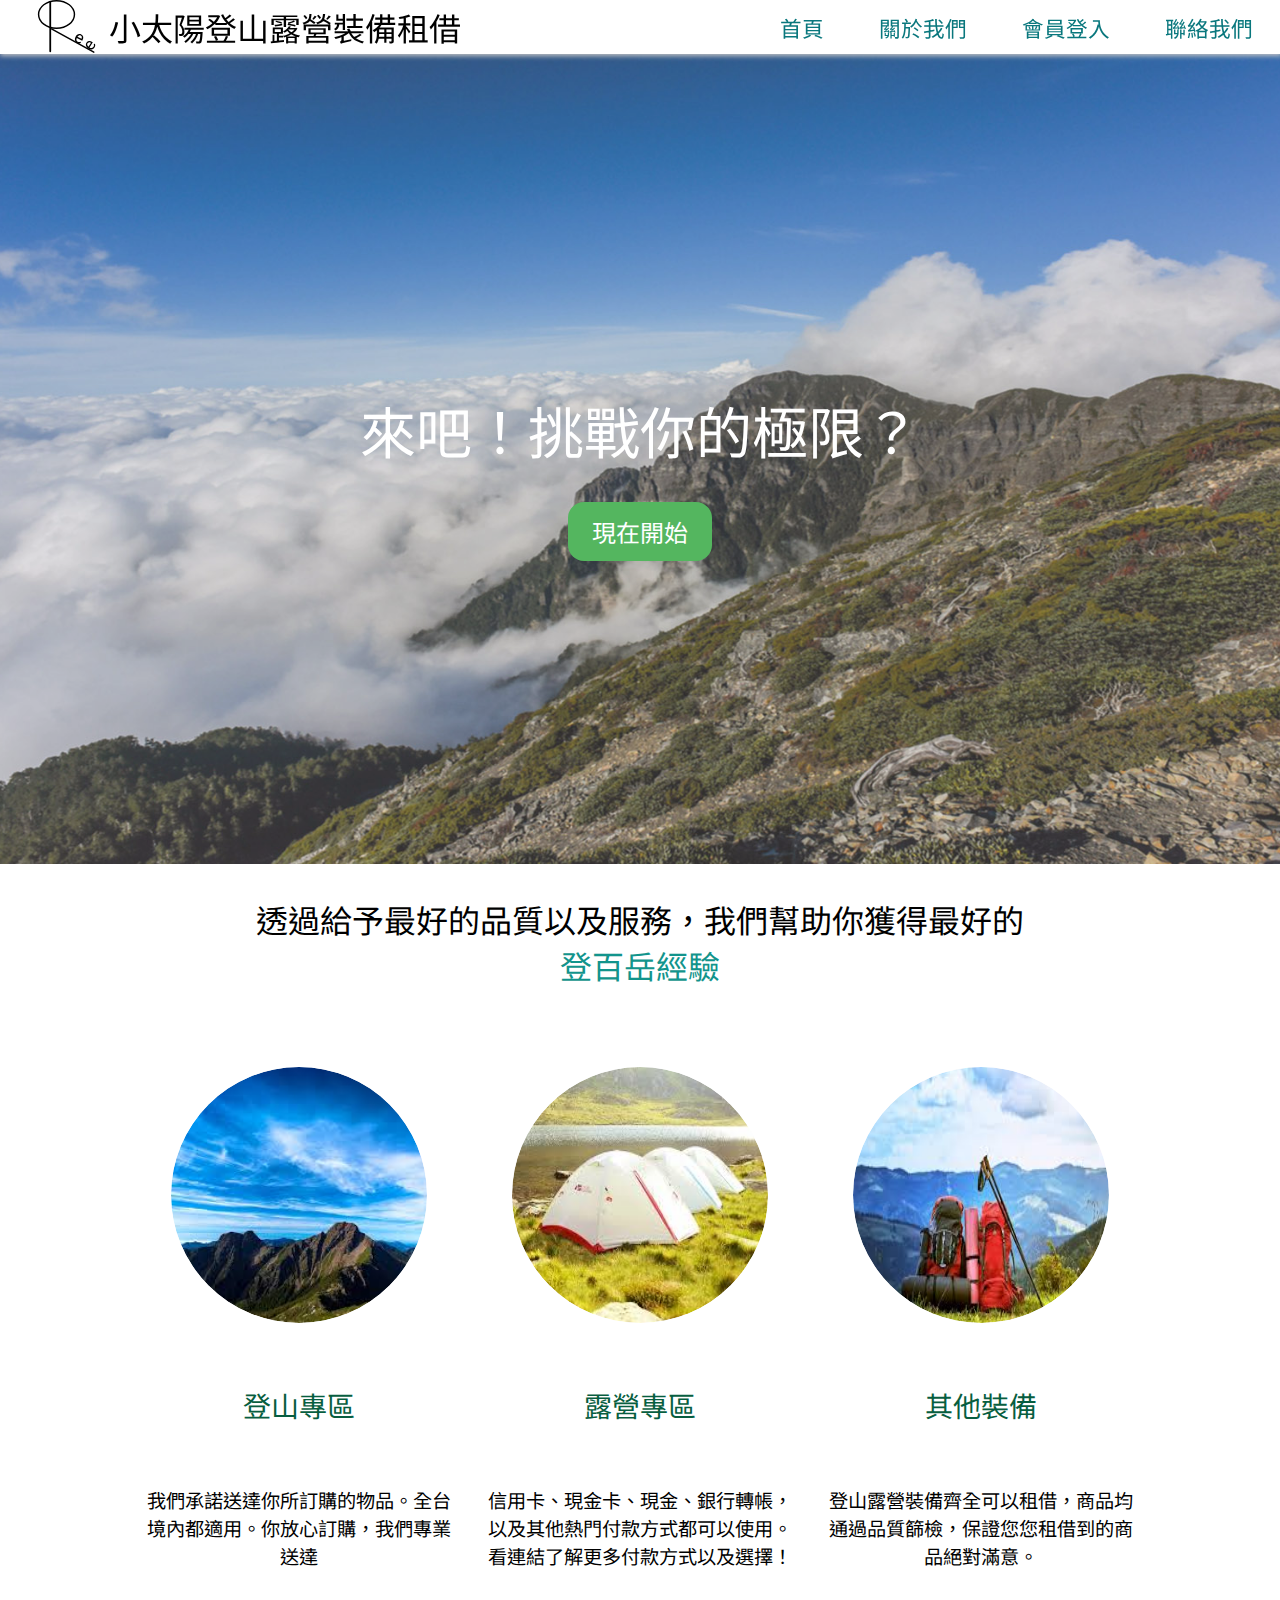
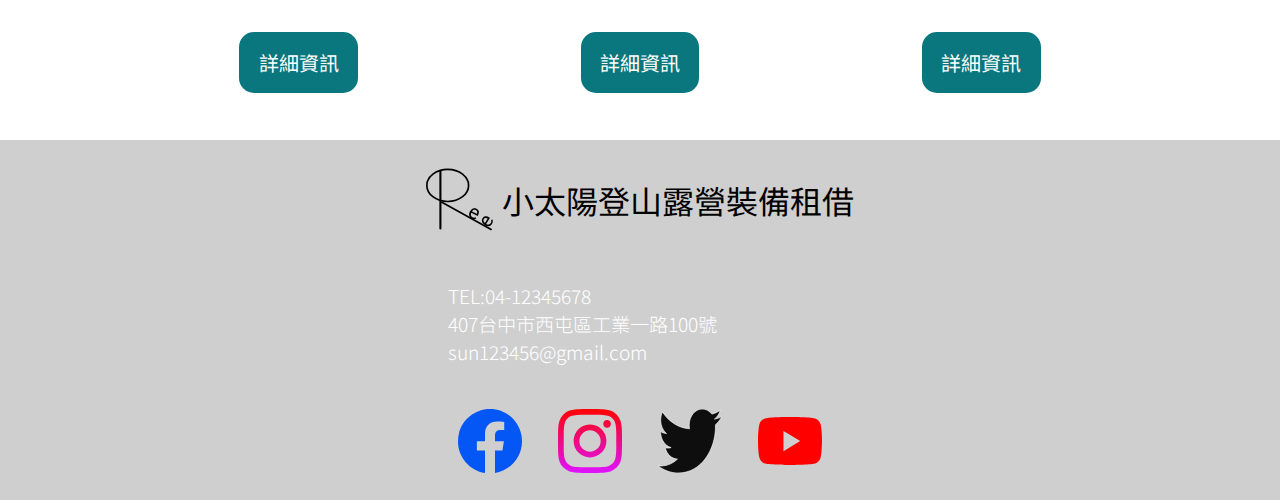
<file: index.html>
<!doctype html>
<html>

<head>
    <meta charset="utf-8">
    <meta name="viewport" content="width=device-width, initial-scale=1.0">
    <meta name="description" content="我們提供登山露營設備租借服務...">
    <meta name="robots" content="index, follow">
    <!--google font setting-->
    <link rel="preconnect" href="https://fonts.googleapis.com">
    <link rel="preconnect" href="https://fonts.gstatic.com" crossorigin>
    <link href="https://fonts.googleapis.com/css2?family=Noto+Sans+TC:wght@500;700&display=swap" rel="stylesheet">

    <title>登山露營裝備租借服務</title>
    <link rel="stylesheet" href="./styles/style.css">
</head>

<body>
    <!--header部份-->
    <header>
        <div class="logo">
            <img src="./Icons/black logo.svg" alt="">
            <h1>小太陽登山露營裝備租借</h1>
        </div>

        <nav>
            <ul>
                <li><a href="./index.html">首頁</a></li>
                <li><a href="./aboutme.html">關於我們</a></li>
                <li><a href="./login.html">會員登入</a></li>
                <li><a href="mailto:sun123456@gmail.com">聯絡我們</a></li>
            </ul>
        </nav>
    </header>
    <main>
        <section class="backImage">
            <div class="filter"></div>
            <h3>
               來吧！挑戰你的極限？<br>
            </h3>
            <button class="start">現在開始</button>
        </section>

        <section class="second">
            <h2>
                透過給予最好的品質以及服務，我們幫助你獲得最好的<br>
                <span style="color: #12948c">登百岳經驗</span>
            </h2>
            <section class="cards">
                <div class="card">
                    <div class="image-container">
                       <img src="./Pictures/img03.jpg" alt="picture"> 
                    </div>
                    <h4>登山專區</h4>
                    <p>我們承諾送達你所訂購的物品。全台境內都適用。你放心訂購，我們專業送達</p>
                    <a href="#">詳細資訊</a>
                </div>

                <div class="card">
                    <div class="image-container">
                        <img src="./Pictures/img04.jpg" alt="picture">
                    </div>
                    <h4>露營專區</h4>
                    <p>信用卡、現金卡、現金、銀行轉帳，以及其他熱門付款方式都可以使用。看連結了解更多付款方式以及選擇！</p>
                    <a href="#">詳細資訊</a>
                </div>

                <div class="card">
                    <div class="image-container">
                        <img src="./Pictures/img05.jpg" alt="picture">
                    </div>
                    <h4>其他裝備</h4>
                    <p>登山露營裝備齊全可以租借，商品均通過品質篩檢，保證您您租借到的商品絕對滿意。</p>
                    <a href="#">詳細資訊</a>
                </div>
            </section>
        </section>
    </main>
    <footer>
        <div class="logo">
            <img src="./Icons/black logo.svg" alt="Logo">
            <h1>小太陽登山露營裝備租借</h1>
        </div>

        <nav>
            <ul>
                <li><p>TEL:04-12345678</p></li>
                <li><p>407台中市西屯區工業一路100號</a></li>
                <li><p>sun123456@gmail.com</a></li>
            </ul>
        </nav>
        <section class="links">
            <a href="#"><img src="./Icons/facebook.svg" alt="facebook"></a>
            <a href="#"><img src="./Icons/instagram.svg" alt="instagram"></a>
            <a href="#"><img src="./Icons/twitter.svg" alt="twitter"></a>
            <a href="#"><img src="./Icons/youtube.svg" alt="youtube"></a>
        </section>
    </footer>
</body>

</html>
</file>
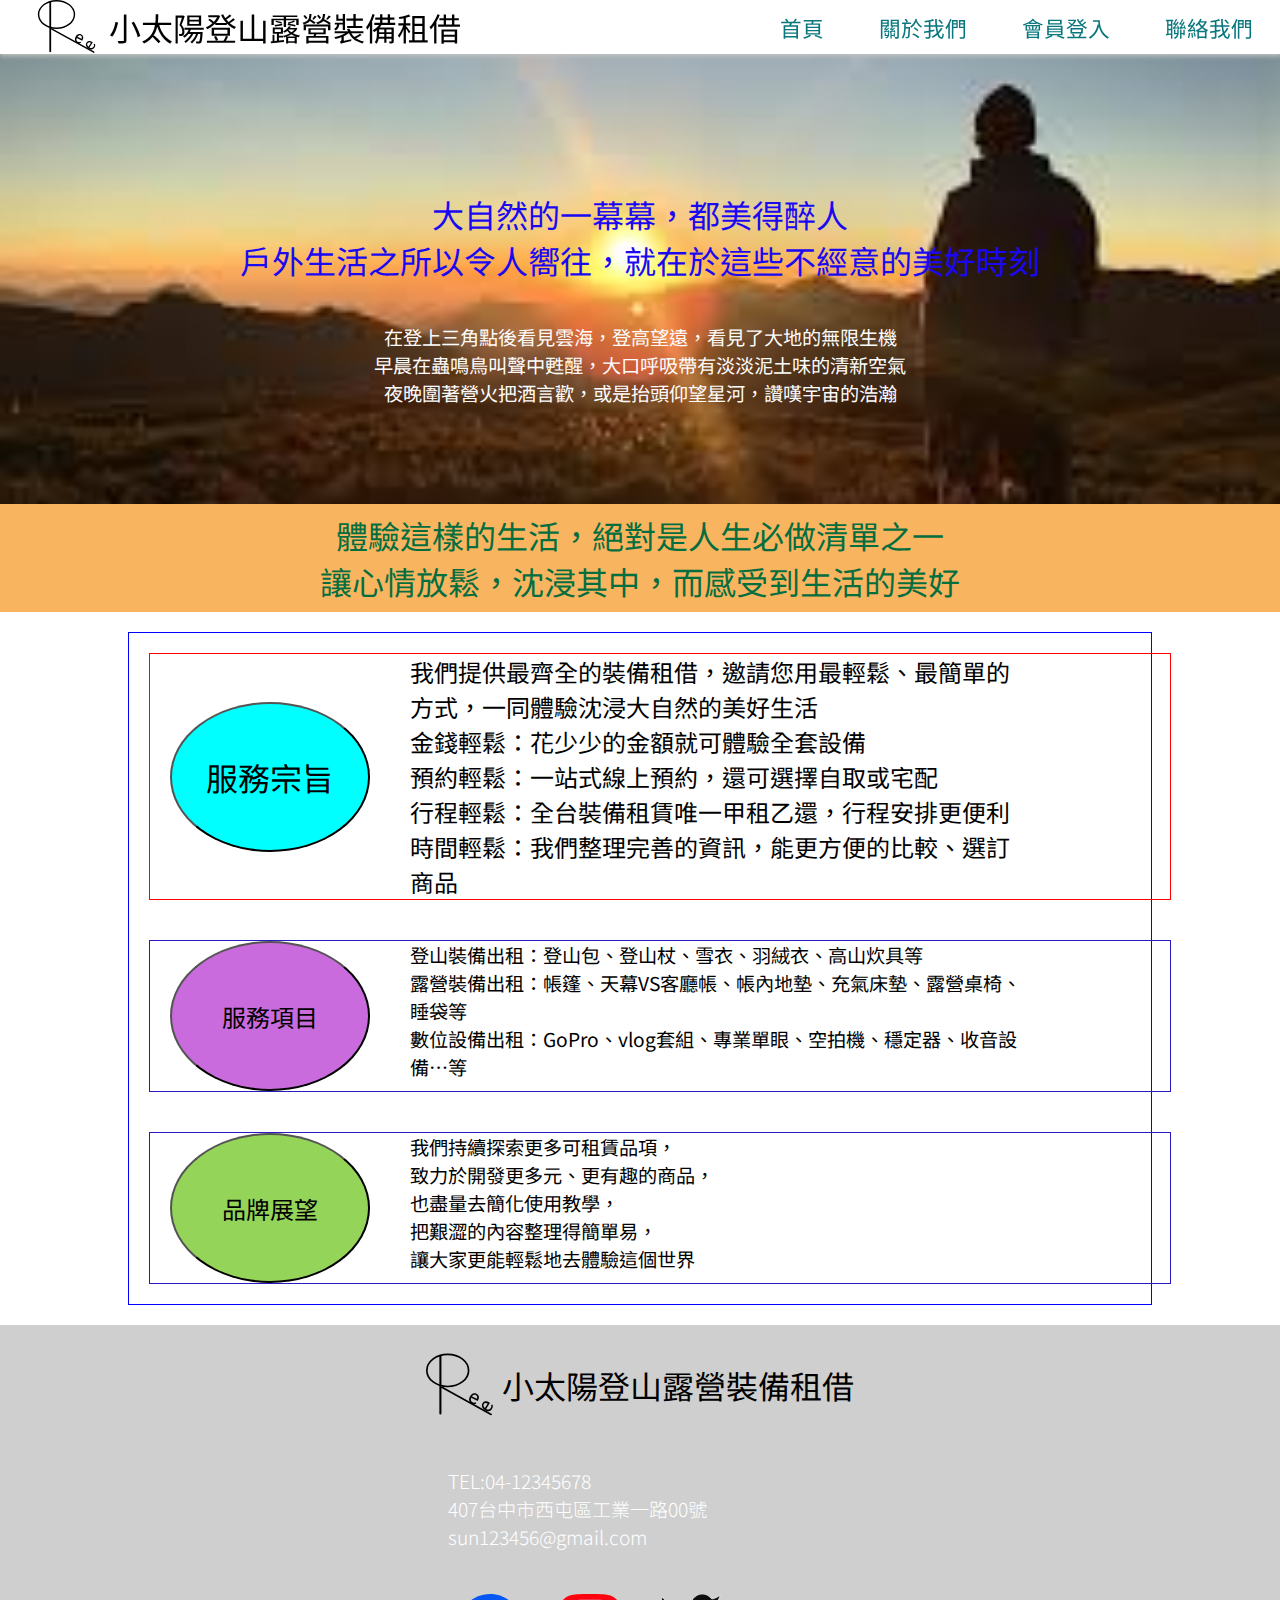
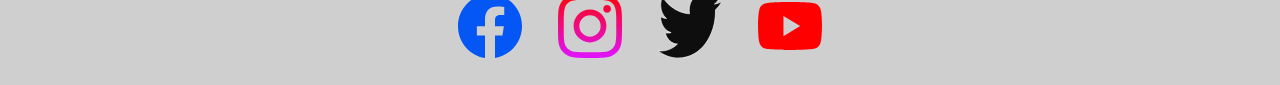
<file: aboutme.html>
<!doctype html>
<html>

<head>
    <meta charset="utf-8">
    <meta name="viewport" content="width=device-width, initial-scale=1.0">
    <meta name="description" content="我們提供登山露營設備租借服務...">
    <meta name="robots" content="index, follow">
    <!--google font setting-->
    <link rel="preconnect" href="https://fonts.googleapis.com">
    <link rel="preconnect" href="https://fonts.gstatic.com" crossorigin>
    <link href="https://fonts.googleapis.com/css2?family=Noto+Sans+TC:wght@500;700&display=swap" rel="stylesheet">

    <title>登山露營裝備租借服務</title>
    <link rel="stylesheet" href="./styles/style.css">
</head>

<body>
    <!--header部份-->
    <header>
        <div class="logo">
            <img src="./Icons/black logo.svg" alt="">
            <h1>小太陽登山露營裝備租借</h1>
        </div>

        <nav>
            <ul>
                <li><a href="./index.html">首頁</a></li>
                <li><a href="./aboutme.html">關於我們</a></li>
                <li><a href="./login.html">會員登入</a></li>
                <li><a href="mailto:sun123456@gmail.com">聯絡我們</a></li>
            </ul>
        </nav>
    </header>
    <main>
        <section class="backImage2">
            <h4>
                大自然的一幕幕，都美得醉人<br>
                戶外生活之所以令人嚮往，就在於這些不經意的美好時刻
            </h4>
            <ul>
                <li>在登上三角點後看見雲海，登高望遠，看見了大地的無限生機</li>
                <li>早晨在蟲鳴鳥叫聲中甦醒，大口呼吸帶有淡淡泥土味的清新空氣</li>
                <li>夜晚圍著營火把酒言歡，或是抬頭仰望星河，讚嘆宇宙的浩瀚</li>
            </ul>
        </section>

        <section class="second2">
            <div class="sec1">
                <h2>
                    體驗這樣的生活，絕對是人生必做清單之一<br>
                    讓心情放鬆，沈浸其中，而感受到生活的美好
                </h2>
            </div>

            <div class="sec2">
                
                <div class="sec2-1">
                    <button class="but1">服務宗旨</button>
                    <div class="tx1">
                        <p>我們提供最齊全的裝備租借，邀請您用最輕鬆、最簡單的方式，一同體驗沈浸大自然的美好生活</p>

                       <p>金錢輕鬆：花少少的金額就可體驗全套設備</p>
                        <p>預約輕鬆：一站式線上預約，還可選擇自取或宅配</p>
                        <p>行程輕鬆：全台裝備租賃唯一甲租乙還，行程安排更便利</p>
                        <p>時間輕鬆：我們整理完善的資訊，能更方便的比較、選訂商品</p>

                </div>
                </div>
                <div class="sec2-2">
                    <button class="but2">服務項目</button>
                    <div class="tx2">
                    <ul>
                        <li>登山裝備出租：登山包、登山杖、雪衣、羽絨衣、高山炊具等</li>
                        <li>露營裝備出租：帳篷、天幕VS客廳帳、帳內地墊、充氣床墊、露營桌椅、睡袋等</li>
                        <li>數位設備出租：GoPro、vlog套組、專業單眼、空拍機、穩定器、收音設備…等</li>
                    </ul>
                </div>
                </div>
                <div class="sec2-3">
                    <button class="but3">品牌展望</button>
                    <div class="tx3">
                    <p>
                        我們持續探索更多可租賃品項，<br>
                        致力於開發更多元、更有趣的商品，<br>
                        也盡量去簡化使用教學，<br>把艱澀的內容整理得簡單易，<br>
                        讓大家更能輕鬆地去體驗這個世界
                    </p>
                </div>
                </div>
            </div>
        </section>
    </main>

    <footer>
        <div class="logo">
            <img src="./Icons/black logo.svg" alt="Logo">
            <h1>小太陽登山露營裝備租借</h1>
        </div>

        <nav>
            <ul>
                <li>
                    <p>TEL:04-12345678</p>
                </li>
                <li>
                    <p>407台中市西屯區工業一路00號</a>
                </li>
                <li>
                    <p>sun123456@gmail.com</a>
                </li>
            </ul>
        </nav>
        <section class="links">
            <a href="#"><img src="./Icons/facebook.svg" alt="facebook"></a>
            <a href="#"><img src="./Icons/instagram.svg" alt="instagram"></a>
            <a href="#"><img src="./Icons/twitter.svg" alt="twitter"></a>
            <a href="#"><img src="./Icons/youtube.svg" alt="youtube"></a>
        </section>
    </footer>
</body>

</html>
</file>
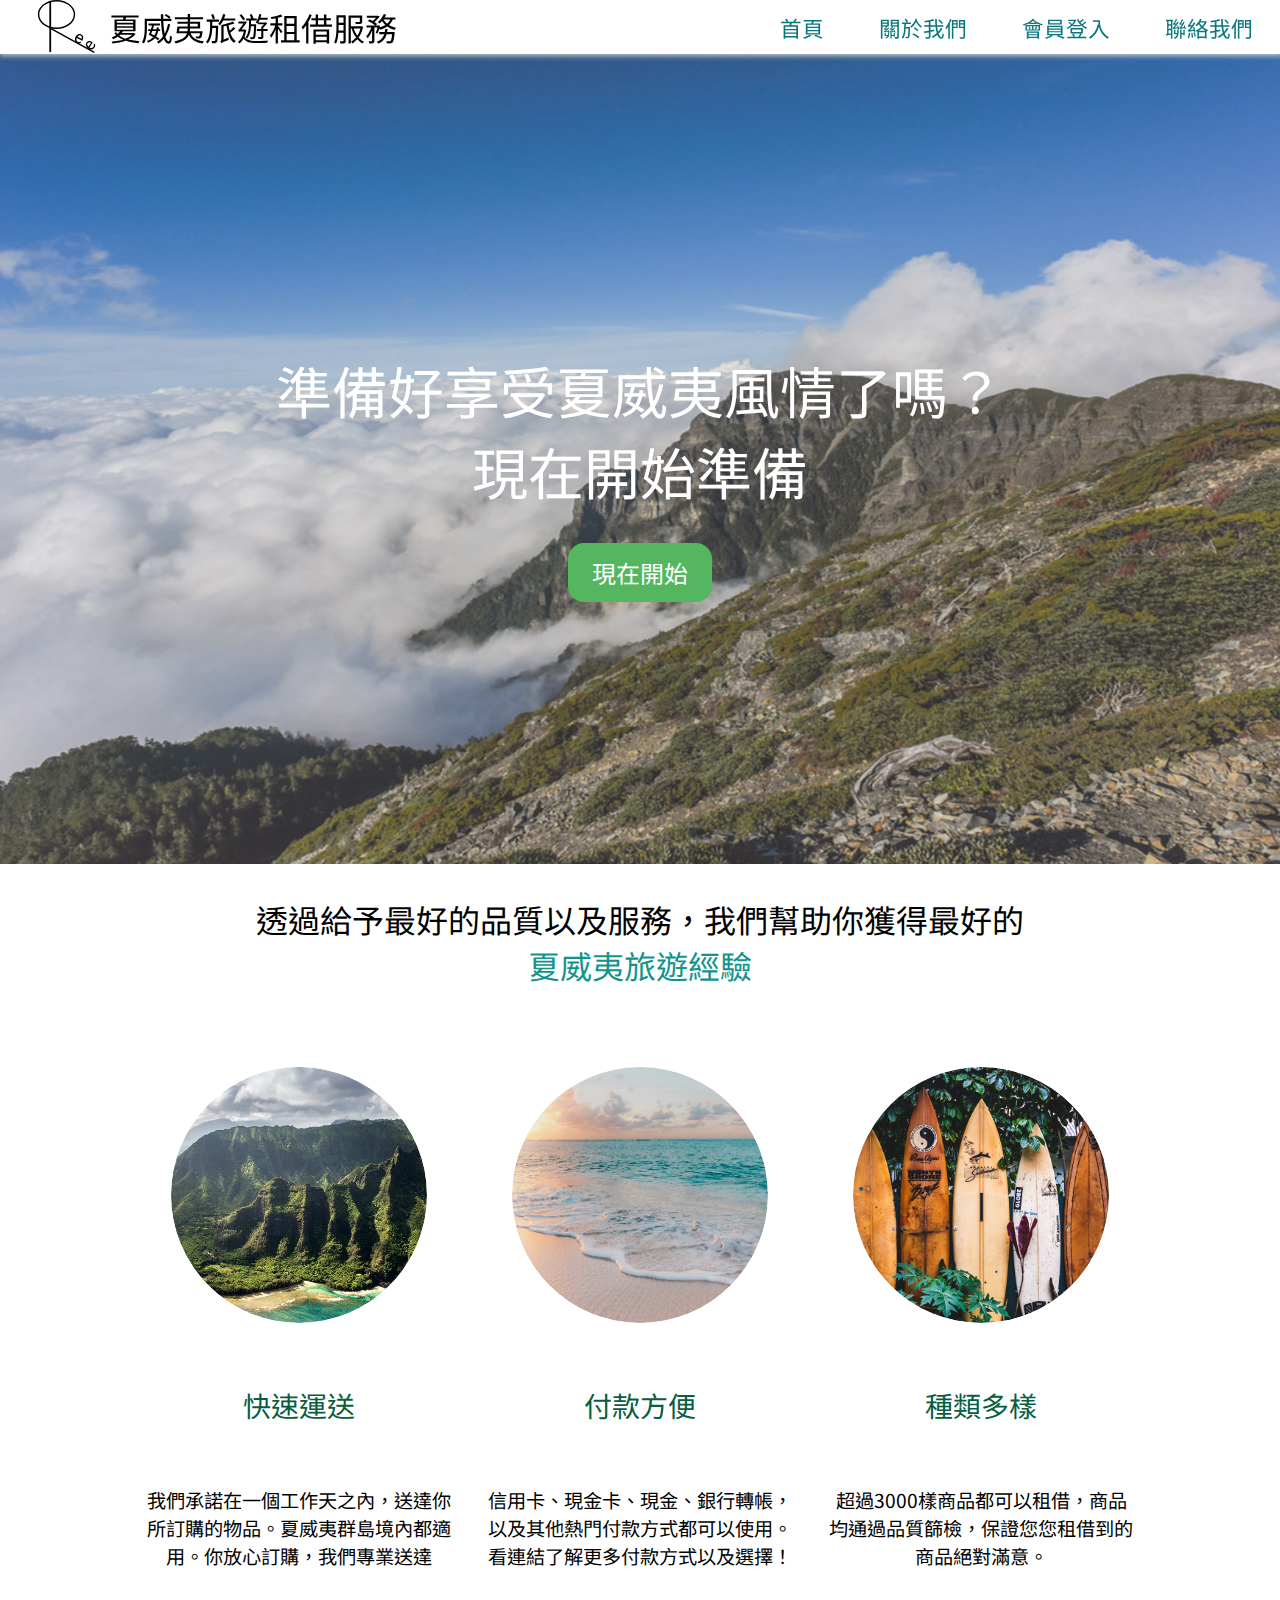
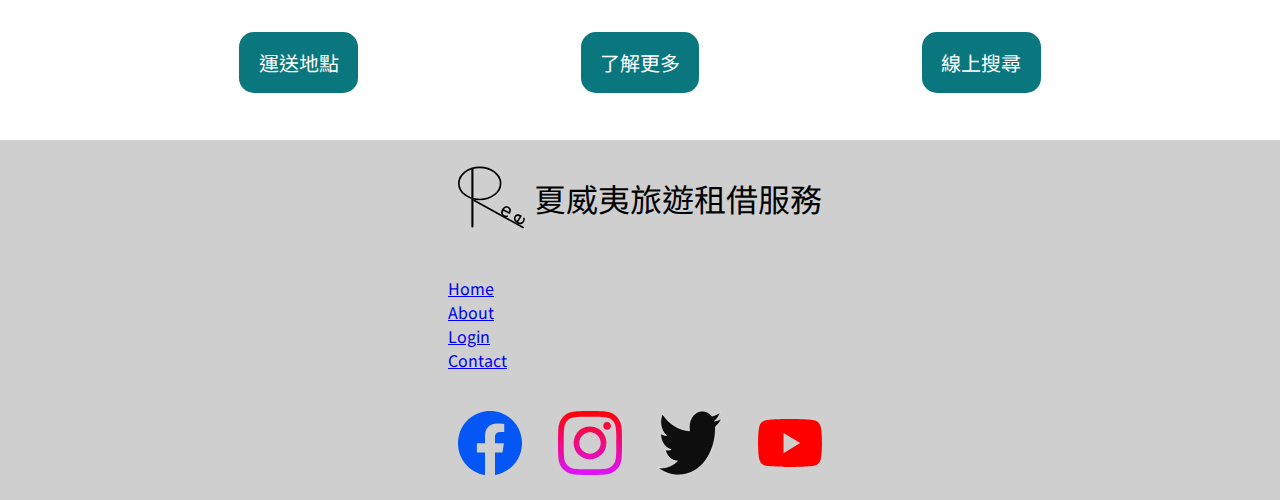
<file: index-A.html>
<!doctype html>
<html>

<head>
    <meta charset="utf-8">
    <meta name="viewport" content="width=device-width, initial-scale=1.0">
    <meta name="description" content="我們提供夏威夷旅遊租借服務，例如：衝浪板 車子 帳篷等等。">
    <meta name="robots" content="index, follow">
    <!--google font setting-->
    <link rel="preconnect" href="https://fonts.googleapis.com">
    <link rel="preconnect" href="https://fonts.gstatic.com" crossorigin>
    <link href="https://fonts.googleapis.com/css2?family=Noto+Sans+TC:wght@500;700&display=swap" rel="stylesheet">

    <title>夏威夷旅遊租借服務</title>
    <link rel="stylesheet" href="./styles/style.css">
</head>

<body>
    <!--header部份-->
    <header>
        <div class="logo">
            <img src="./Icons/black logo.svg" alt="">
            <h1>夏威夷旅遊租借服務</h1>
        </div>

        <nav>
            <ul>
                <li><a href="./index.html">首頁</a></li>
                <li><a href="./aboutme.html">關於我們</a></li>
                <li><a href="./login.html">會員登入</a></li>
                <li><a href="mailto:flora8755030@gmail.com">聯絡我們</a></li>
            </ul>
        </nav>
    </header>
    <main>
        <section class="backImage">
            <div class="filter"></div>
            <h3>
                準備好享受夏威夷風情了嗎？<br>
                現在開始準備
            </h3>
            <button class="start">現在開始</button>
        </section>
        <!--second papg-->
        <section class="second">
            <h2>
                透過給予最好的品質以及服務，我們幫助你獲得最好的<br>
                <span style="color: #12948c">夏威夷旅遊經驗</span>
            </h2>
            <section class="cards">
                <div class="card">
                    <div class="image-container">
                       <img src="./Pictures/braden-jarvis-prSogOoFmkw-unsplash.jpg" alt="picture"> 
                    </div>
                    <h4>快速運送</h4>
                    <p>我們承諾在一個工作天之內，送達你所訂購的物品。夏威夷群島境內都適用。你放心訂購，我們專業送達</p>
                    <a href="#">運送地點</a>
                </div>

                <div class="card">
                    <div class="image-container">
                        <img src="./Pictures/sean-o-KMn4VEeEPR8-unsplash.jpg" alt="picture">
                    </div>
                    <h4>付款方便</h4>
                    <p>信用卡、現金卡、現金、銀行轉帳，以及其他熱門付款方式都可以使用。看連結了解更多付款方式以及選擇！</p>
                    <a href="#">了解更多</a>
                </div>

                <div class="card">
                    <div class="image-container">
                        <img src="./Pictures/tatonomusic-FFCgotROOTY-unsplash.jpg" alt="picture">
                    </div>
                    <h4>種類多樣</h4>
                    <p>超過3000樣商品都可以租借，商品均通過品質篩檢，保證您您租借到的商品絕對滿意。</p>
                    <a href="#">線上搜尋</a>
                </div>
            </section>
        </section>
    </main>
    <footer>
        <div class="logo">
            <img src="./Icons/black logo.svg" alt="Logo">
            <h1>夏威夷旅遊租借服務</h1>
        </div>

        <nav>
            <ul>
                <li><a href="#">Home</a></li>
                <li><a href="#">About</a></li>
                <li><a href="#">Login</a></li>
                <li><a href="#">Contact</a></li>
            </ul>
        </nav>
        <section class="links">
            <a href="#"><img src="./Icons/facebook.svg" alt="facebook"></a>
            <a href="#"><img src="./Icons/instagram.svg" alt="instagram"></a>
            <a href="#"><img src="./Icons/twitter.svg" alt="twitter"></a>
            <a href="#"><img src="./Icons/youtube.svg" alt="youtube"></a>
        </section>
    </footer>
</body>

</html>
</file>
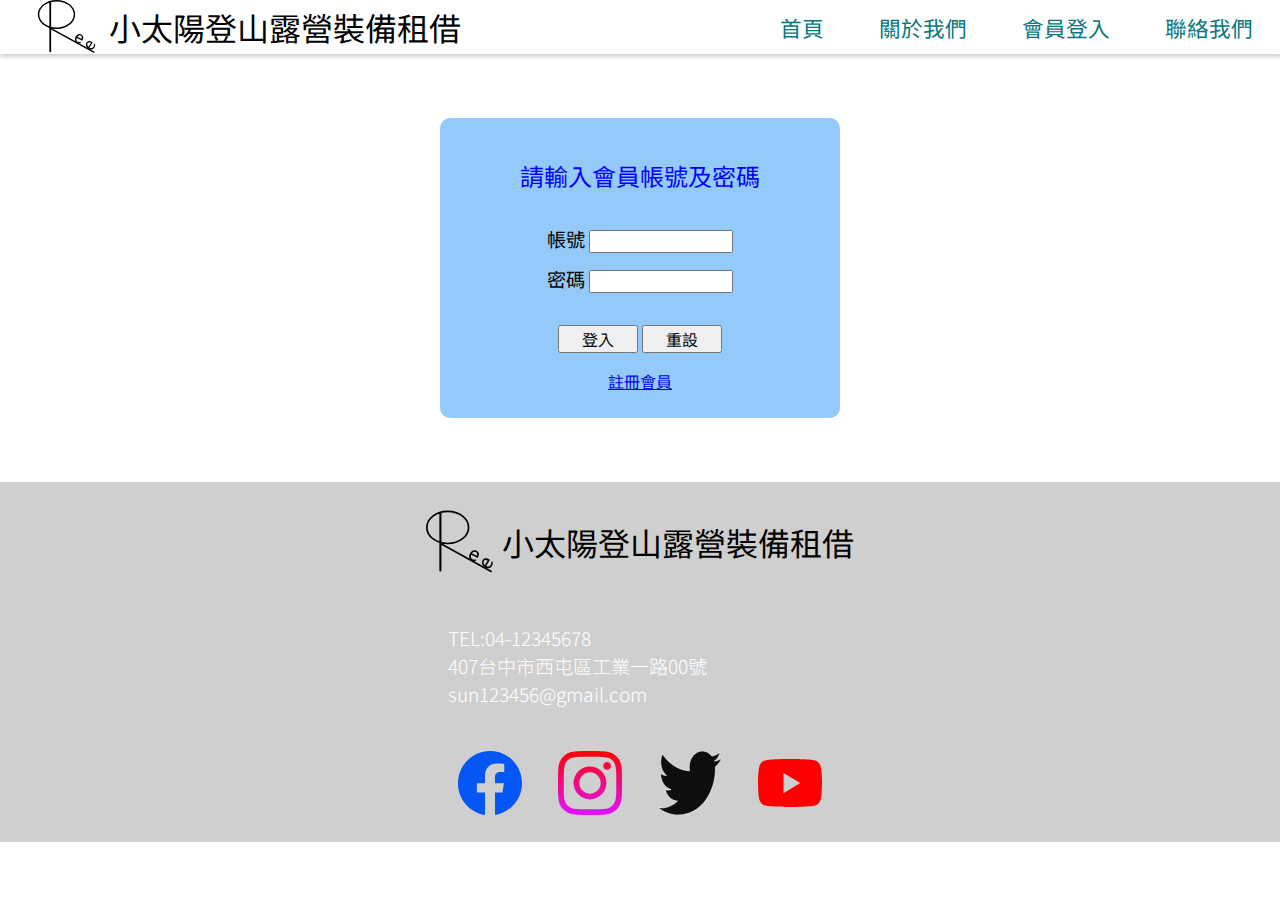
<file: login.html>
<!doctype html>
<html>

    <head>
        <meta charset="utf-8">
        <meta name="viewport" content="width=device-width, initial-scale=1.0">
        <meta name="description" content="我們提供登山露營設備租借服務...">
        <meta name="robots" content="index, follow">
        <!--google font setting-->
        <link rel="preconnect" href="https://fonts.googleapis.com">
        <link rel="preconnect" href="https://fonts.gstatic.com" crossorigin>
        <link href="https://fonts.googleapis.com/css2?family=Noto+Sans+TC:wght@500;700&display=swap" rel="stylesheet">
    
        <title>登山露營裝備租借服務</title>
        <link rel="stylesheet" href="./styles/style.css">
    </head>
    
    <body>
        <!--header部份-->
        <header>
            <div class="logo">
                <img src="./Icons/black logo.svg" alt="">
                <h1>小太陽登山露營裝備租借</h1>
            </div>
    
            <nav>
                <ul>
                    <li><a href="./index.html">首頁</a></li>
                    <li><a href="./aboutme.html">關於我們</a></li>
                    <li><a href="./login.html">會員登入</a></li>
                    <li><a href="mailto:sun123456@gmail.com">聯絡我們</a></li>
                </ul>
            </nav>
        </header>
<main>
<form name="form1" method="POST" action="">
    <div class="login">
    <h2>請輸入會員帳號及密碼</h2>
    <div class="member">帳號
        <input type="text" name="member">
    </div>
    <div class="password">密碼
        <input type="password" name="password">
    </div>
    <input type="submit" id="button" name="button1" value="登入" />
    <input type="reset" id="button" name="button2" value="重設" />
    <h4> <a href="#">註冊會員</a></h4>
  </form>
</main>

  <footer>
    <div class="logo">
        <img src="./Icons/black logo.svg" alt="Logo">
        <h1>小太陽登山露營裝備租借</h1>
    </div>

    <nav>
        <ul>
            <li><p>TEL:04-12345678</p></li>
            <li><p>407台中市西屯區工業一路00號</a></li>
            <li><p>sun123456@gmail.com</a></li>
        </ul>
    </nav>
    <section class="links">
        <a href="#"><img src="./Icons/facebook.svg" alt="facebook"></a>
        <a href="#"><img src="./Icons/instagram.svg" alt="instagram"></a>
        <a href="#"><img src="./Icons/twitter.svg" alt="twitter"></a>
        <a href="#"><img src="./Icons/youtube.svg" alt="youtube"></a>
    </section>
</footer>
</body>
</html>
</file>
<file: styles/style.css>
* {
  padding: 0;
  margin: 0;
  box-sizing: border-box;
  font-family: "Noto Sans TC", sans-serif;
}

h1, h2, h3, h4, h5, h6 {
  font-weight: normal;
}

header {
  display: flex;
  align-items: center;
  flex-wrap: wrap;
  position: -webkit-sticky;
  position: sticky;
  top: 0px;
  z-index: 3;
  background-color: white;
  box-shadow: 1px 1px 5px 1px #c4c4c4;
}
header div.logo {
  display: flex;
  align-items: center;
  flex: 5 1 400px;
  margin-left: 2rem;
}
header div.logo img {
  width: 6vw;
  height: 6vh;
}
header nav {
  flex: 2 1 400px;
}
header nav ul {
  display: flex;
  list-style-type: none;
  justify-content: space-around;
}
header nav a {
  color: #09777d;
  text-decoration: none;
  font-size: 1.35rem;
}

main section.backImage {
  background-image: url("../Pictures/img02-1.jpg");
  min-height: 90vh;
  width: 100%;
  background-size: cover;
  background-position: center;
  position: relative;
  z-index: 1;
  display: flex;
  justify-content: center;
  align-items: center;
  flex-direction: column;
  text-align: center;
}
main section.backImage h3 {
  font-size: 3.5rem;
  color: white;
  margin: 2rem 0rem;
}
main section.backImage button.start {
  background-color: #54b65f;
  color: white;
  font-size: 1.5rem;
  padding: 0.75rem 1.5rem;
  border: none;
  border-radius: 1rem;
  cursor: pointer;
}
main section.backImage div.filter {
  background-color: rgba(236, 225, 225, 0.2);
  width: 100%;
  min-height: 90vh;
  position: absolute;
  top: 0;
  z-index: -1;
}
main section.second {
  display: flex;
  flex-direction: column;
  align-items: center;
  text-align: center;
}
main section.second h2 {
  font-size: 2rem;
  margin: 2rem;
}
main section.second section.cards {
  display: flex;
  width: 80%;
  min-height: 80vh;
  flex-wrap: wrap;
}
main section.second section.cards div.card {
  display: flex;
  flex-direction: column;
  align-items: center;
  justify-content: space-around;
  padding: 1rem;
  flex: 1 1 300px;
}
main section.second section.cards div.card div.image-container {
  overflow: hidden;
  width: 20vw;
  height: 20vw;
  border-radius: 50%;
}
main section.second section.cards div.card div.image-container img {
  width: 20vw;
  height: 20vw;
  border-radius: 50%;
  transition: all 0.2s;
}
main section.second section.cards div.card div.image-container img:hover {
  transform: scale(1.2);
}
main section.second section.cards div.card h4 {
  font-size: 1.75rem;
  color: #075e40;
}
main section.second section.cards div.card p {
  font-size: 1.2rem;
}
main section.second section.cards div.card a {
  text-decoration: none;
  border-radius: 15px;
  padding: 1rem 1.2rem;
  background-color: #09777d;
  color: white;
  font-size: 1.25rem;
}

footer {
  display: flex;
  flex-direction: column;
  align-items: center;
  min-height: 40vh;
  justify-content: space-around;
  background-color: rgb(207, 207, 207);
}
footer div.logo {
  display: flex;
  align-items: center;
}
footer div.logo img {
  width: 6vw;
  height: 6vw;
}
footer nav {
  width: 30%;
}
footer nav ul {
  display: flex;
  list-style-type: none;
  justify-content: space-around;
  width: 100%;
  flex-wrap: wrap;
}
footer nav ul li {
  flex-basis: 400px;
}
footer nav ul li p {
  color: white;
  text-decoration: none;
  font-size: 1.2rem;
  font-weight: 300;
}
footer section.links a {
  margin: 0 1rem;
}
footer section.links a img {
  width: 5vw;
  height: 5vw;
}

@media screen and (max-width: 550px) {
  header div.logo {
    margin-left: 0.5rem;
  }
  header div.logo img {
    width: 15vw;
    height: 15vh;
  }
  footer div.logo img {
    width: 15vw;
    height: 15vw;
  }
  footer section.links {
    margin-top: 1rem;
  }
  footer section.links a img {
    width: 10vw;
    height: 10vh;
  }
}
@media screen and (max-width: 700px) {
  main section.second section.cards div.card img {
    width: 40vw;
    height: 40vw;
  }
}
/* width */
::-webkit-scrollbar {
  width: 15px;
}

/* Track */
::-webkit-scrollbar-track {
  background: rgb(207, 207, 207);
}

/* Handle */
::-webkit-scrollbar-thumb {
  background: rgb(58, 193, 170);
}

/* Handle on hover */
::-webkit-scrollbar-thumb:hover {
  background: rgb(12, 97, 105);
}

.login {
  margin: 5% auto;
  width: 400px;
  height: 300px;
  border-radius: 10px;
  text-align: center;
  background-color: rgb(148, 202, 249);
  padding-top: 40px;
}
.login h2 {
  color: blue;
  padding-bottom: 2rem;
}
.login .member {
  font-size: 1.2rem;
  padding-bottom: 0.75rem;
}
.login .password {
  font-size: 1.2rem;
  padding-bottom: 2rem;
}
.login #button {
  width: 80px;
  font-size: 1rem;
  margin-bottom: 1rem;
}

section.backImage2 {
  background-image: url("../Pictures/img06.jpg");
  min-height: 50vh;
  width: 100%;
  background-size: cover;
  background-position: center;
  position: relative;
  z-index: 1;
  display: flex;
  justify-content: center;
  align-items: center;
  flex-direction: column;
  text-align: center;
}
section.backImage2 h4 {
  font-size: 2rem;
  color: rgb(27, 8, 243);
  margin: 2.5rem 0rem;
}
section.backImage2 ul {
  list-style-type: none;
}
section.backImage2 ul li {
  color: rgb(254, 253, 253);
  font-size: 1.2rem;
}

section.second2 .sec1 h2 {
  color: #056e3f;
  font-size: 2rem;
  text-align: center;
  background-color: rgb(249, 180, 95);
  padding: 0.5rem;
}
section.second2 .sec2 {
  border: 1px solid blue;
  width: 80%;
  margin: 20px auto;
  display: flex;
  flex-direction: column;
}
section.second2 .sec2 .sec2-1 {
  width: 100%;
  display: flex;
  flex-direction: row;
  border: 1px solid red;
  margin: 20px;
}
section.second2 .sec2 .sec2-1 .but1 {
  width: 200px;
  height: 150px;
  font-size: 2rem;
  background-color: aqua;
  border-radius: 50%;
  display: block;
  margin: auto 20px;
}
section.second2 .sec2 .sec2-1 .tx1 {
  width: 60%;
  margin-left: 20px;
  font-size: 1.5rem;
  margin: auto 20px;
}
section.second2 .sec2-2 {
  width: 100%;
  display: flex;
  flex-direction: row;
  border: 1px solid rgb(42, 26, 194);
  margin: 20px;
}
section.second2 .sec2-2 .but2 {
  width: 200px;
  height: 150px;
  font-size: 1.5rem;
  background-color: rgb(202, 107, 221);
  border-radius: 50%;
  display: block;
  margin: auto 20px;
}
section.second2 .sec2-2 .tx2 {
  width: 60%;
  margin-left: 20px;
  font-size: 1.2rem;
}
section.second2 .sec2-2 .tx2 ul {
  list-style-type: none;
}
section.second2 .sec2-3 {
  width: 100%;
  display: flex;
  flex-direction: row;
  border: 1px solid rgb(42, 26, 194);
  margin: 20px;
}
section.second2 .sec2-3 .but3 {
  width: 200px;
  height: 150px;
  font-size: 1.5rem;
  background-color: rgb(148, 212, 88);
  border-radius: 50%;
  display: block;
  margin: auto 20px;
}
section.second2 .sec2-3 .tx3 {
  width: 60%;
  margin-left: 20px;
  font-size: 1.2rem;
}/*# sourceMappingURL=style.css.map */
</file>
